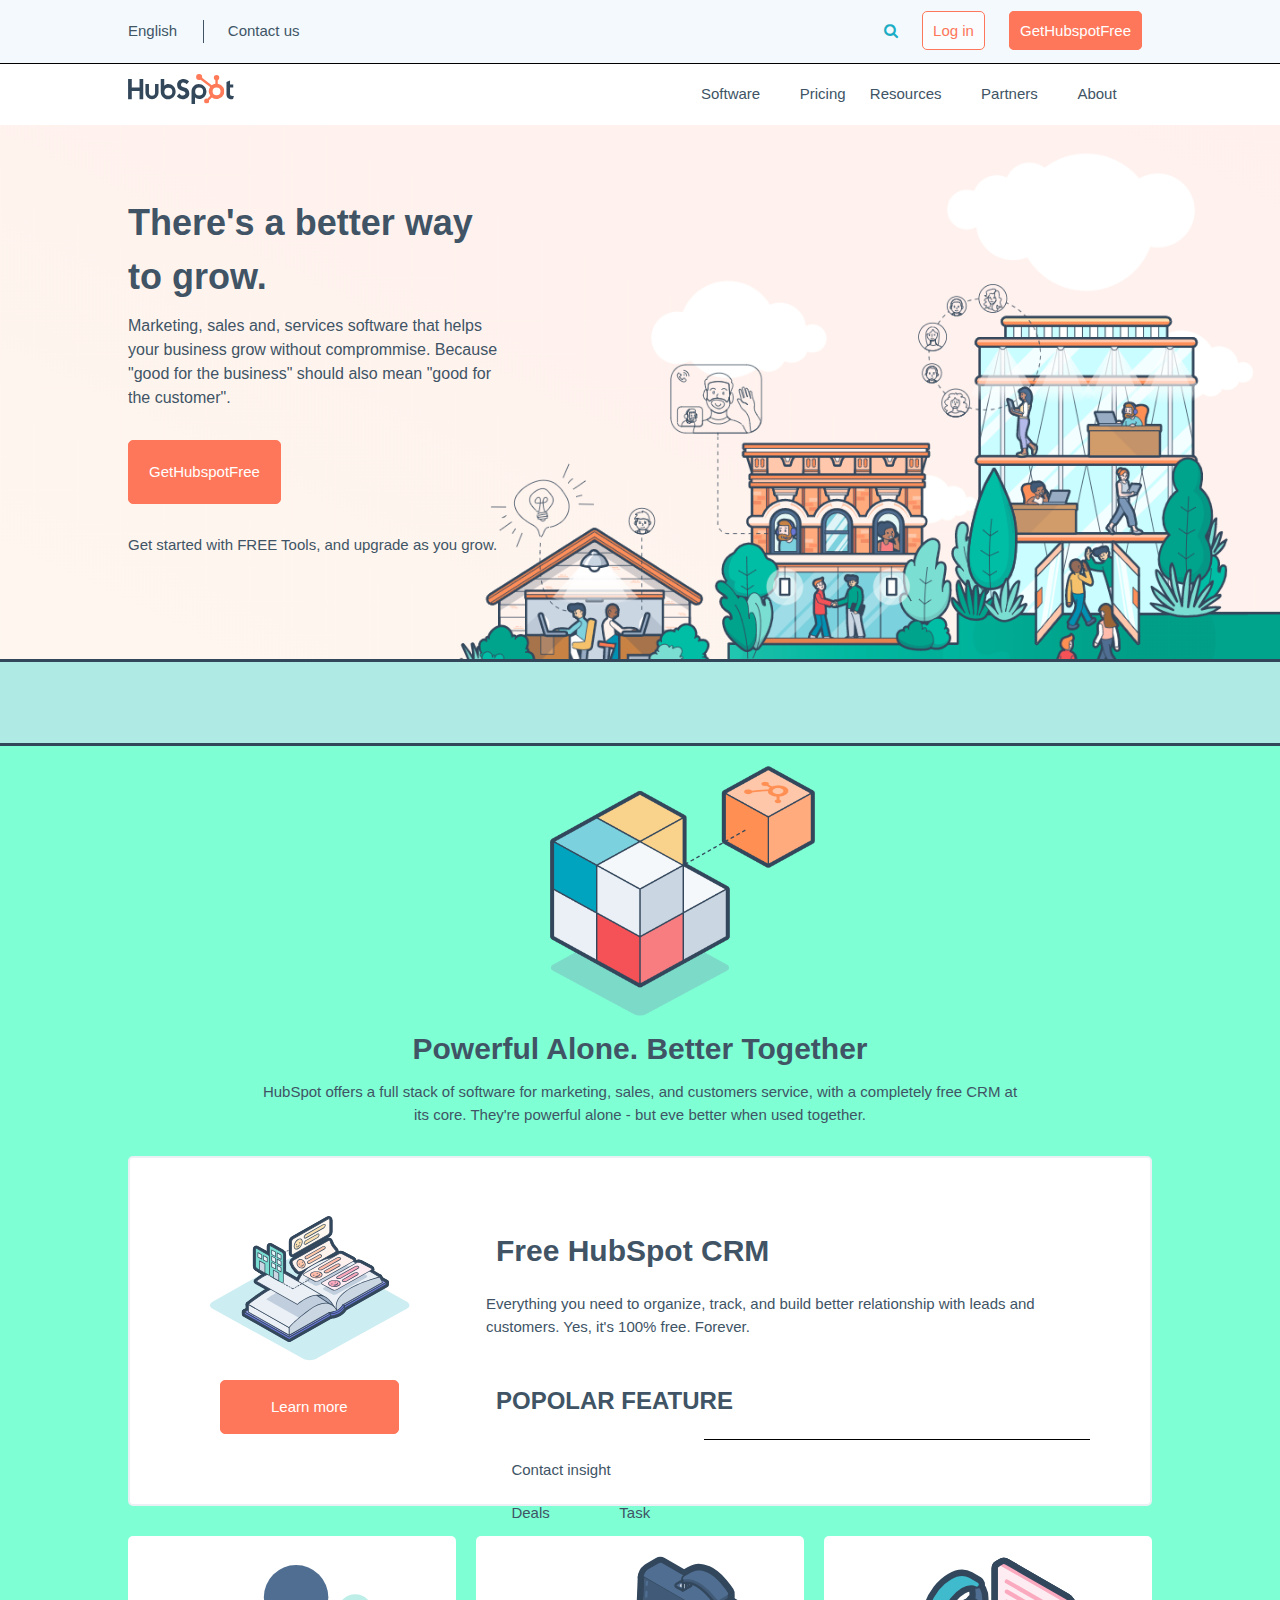
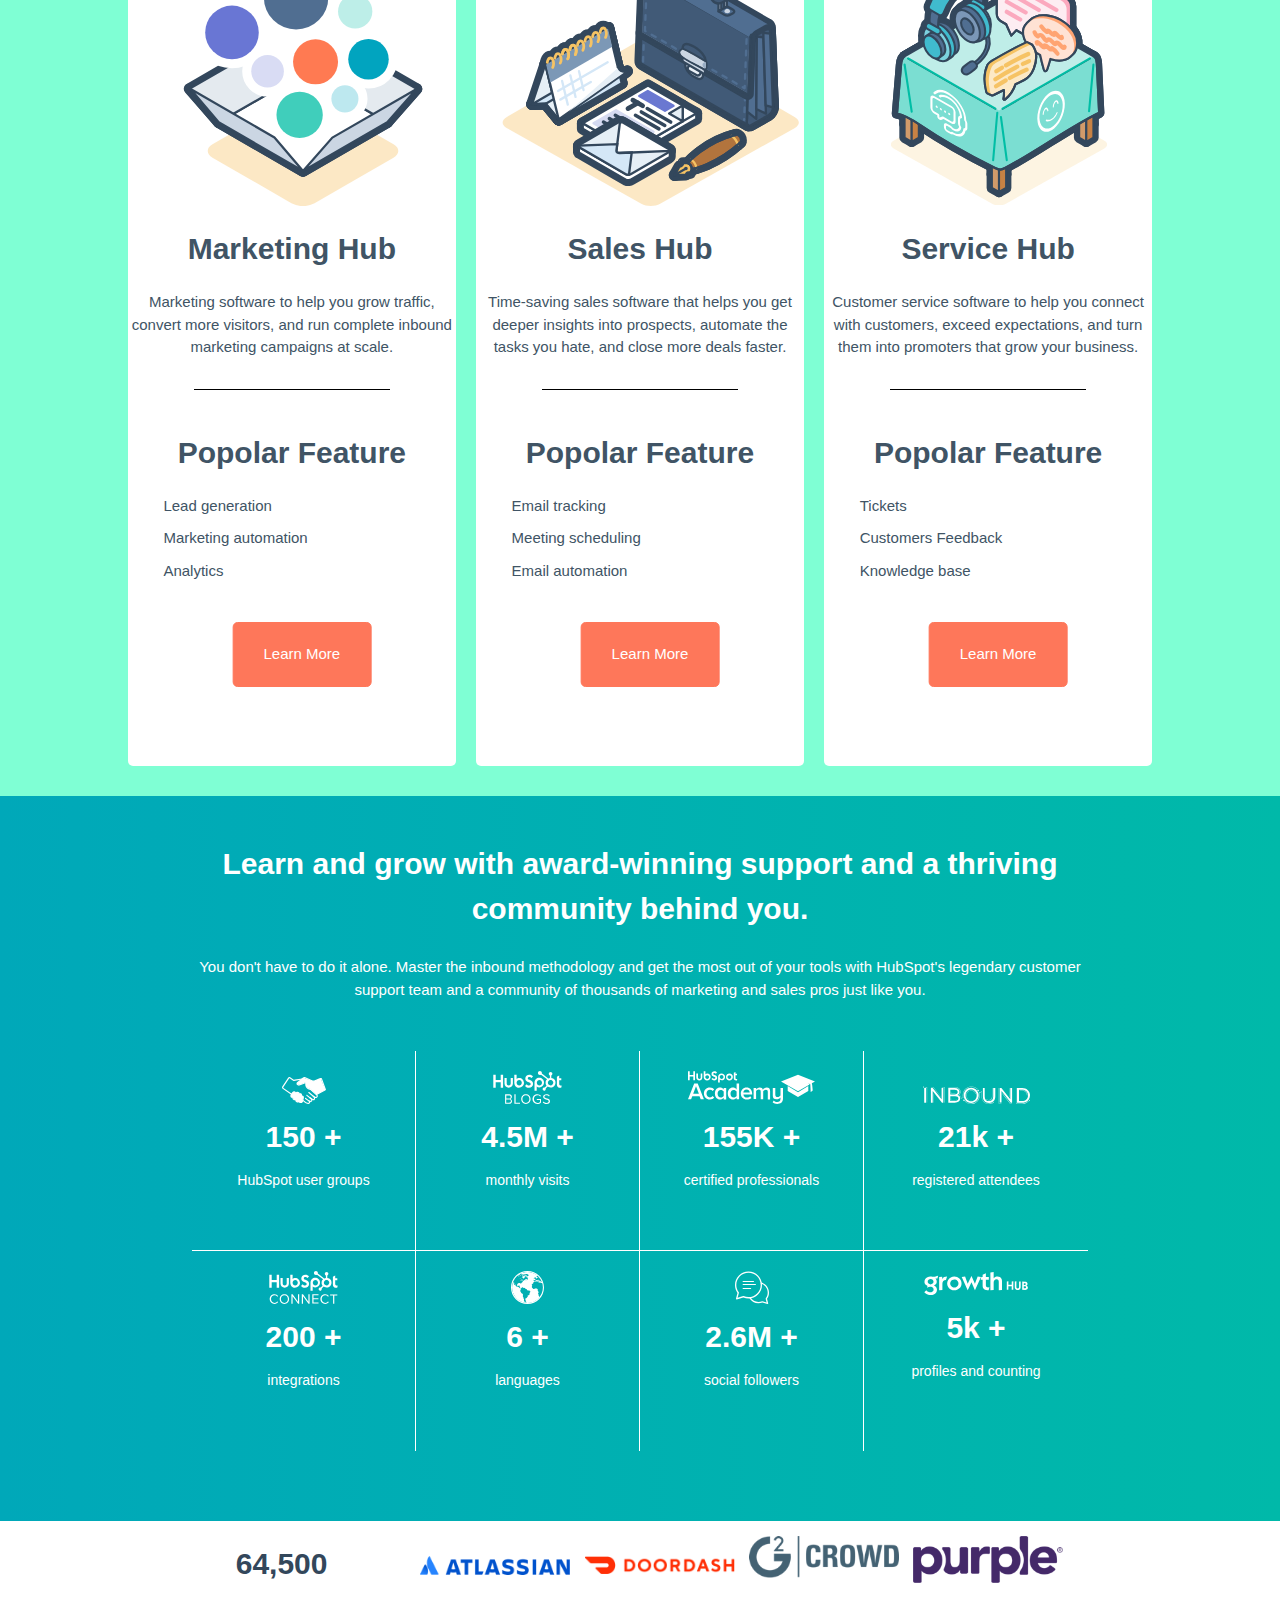
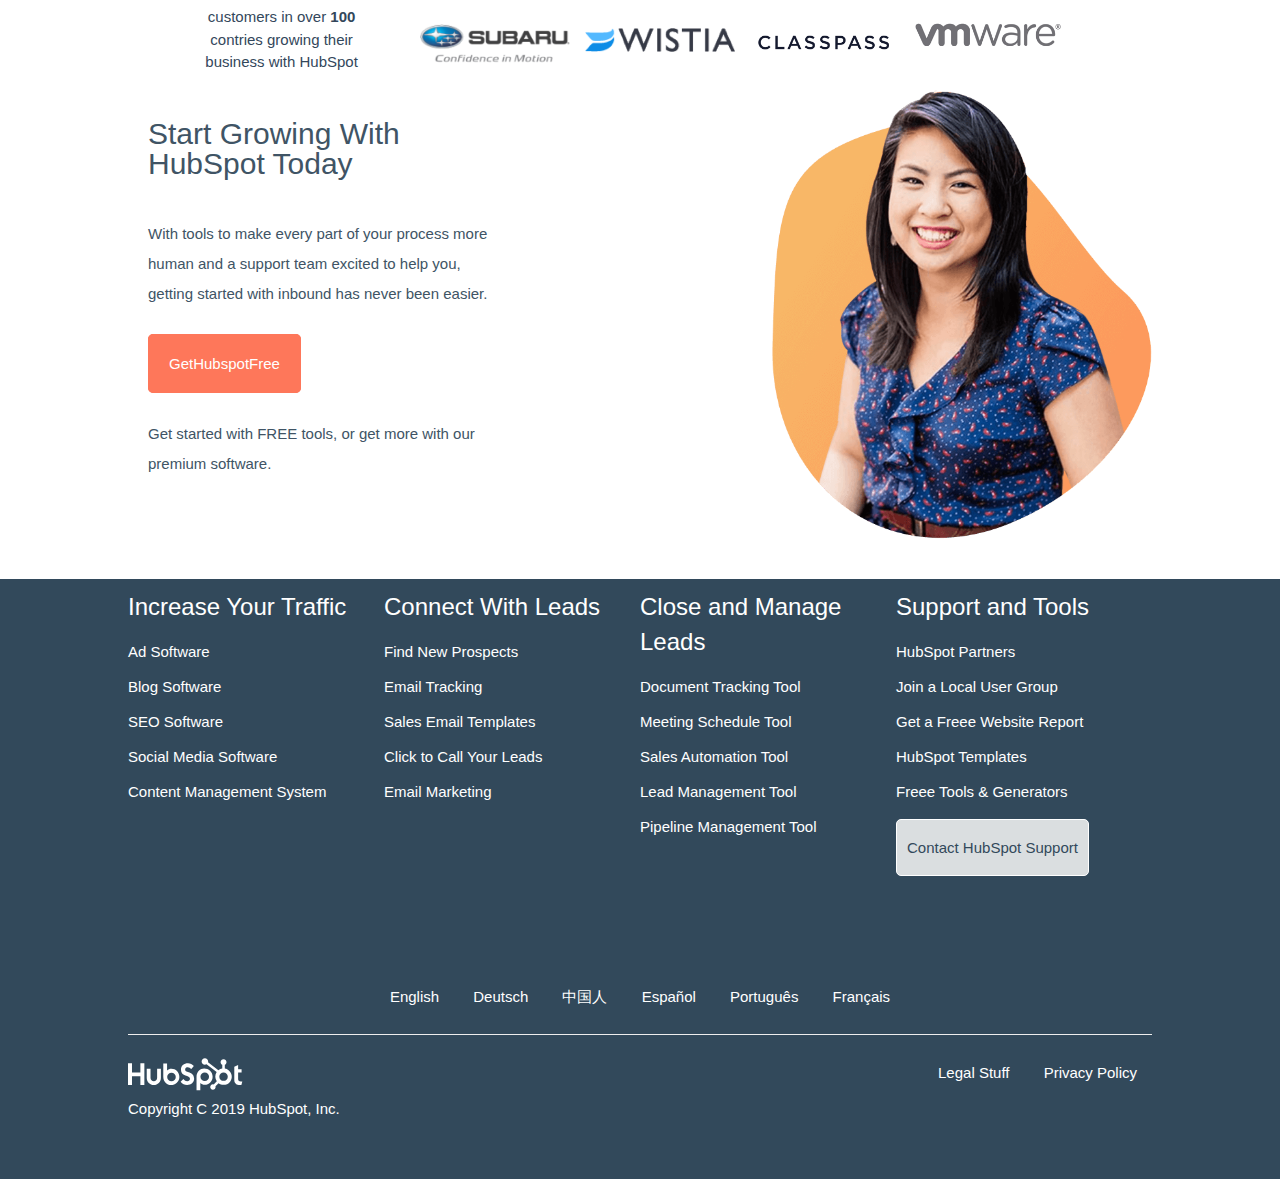
<file: index.html>
<!DOCTYPE html>
<html lang="en">

<head>
    <meta charset="UTF-8">
    <meta http-equiv="X-UA-Compatible" content="IE=edge">
    <meta name="viewport" content="width=device-width, initial-scale=1.0">
    <!-- css -->
    <link rel="stylesheet" href="./assets/css/style.css">
    <link rel="preconnect" href="https://fonts.gstatic.com">
    <!-- google adds -->
    <link rel="stylesheet" href="https://cdnjs.cloudflare.com/ajax/libs/font-awesome/5.15.3/css/all.min.css"
        integrity="sha512-iBBXm8fW90+nuLcSKlbmrPcLa0OT92xO1BIsZ+ywDWZCvqsWgccV3gFoRBv0z+8dLJgyAHIhR35VZc2oM/gI1w=="
        crossorigin="anonymous" />
    <link rel="preconnect" href="https://fonts.gstatic.com">
    <link href="https://fonts.googleapis.com/css2?family=Montserrat:ital,wght@0,400;0,600;0,800;1,200&display=swap"
        rel="stylesheet">
    <link rel="stylesheet" href="https://www.w3schools.com/w3css/4/w3.css">
    <link rel="stylesheet" href="https://cdnjs.cloudflare.com/ajax/libs/font-awesome/4.7.0/css/font-awesome.min.css">
    <title>Hubspot</title>

</head>

<body>
    <!-- navgiatore -->
    <div class="nav1 clearfix">
        <nav class="">
            <div class="nav_left">
                <ul>
                    <li><a href=""><i class="fas fa-globe-europe"></i> English
                            <i class="fas fa-chevron-down"></i></a></li>
                    <li><a href="#">Contact us</a></li>
                </ul>
            </div>
            <div class="nav_right">
                <a href=""><i class="fa fa-search"></i></a>
                <span class="btn"><a href=""> Log in</a></span>
                <span class="btn btn_solid">GetHubspotFree</span>
            </div>
    </div>
    <div class="nav2 clearfix">
        <nav class="">
            <div class="nav_logo">
                <img src="./assets/img/logo.svg" alt="">
            </div>
            <div class="nav2_right">
                <ul>
                    <li><a href=""> Software <i class="fas fa-chevron-down"></i> </a></li>
                    <li><a href="">Pricing</a></li>
                    <li><a href=""> Resources <i class="fas fa-chevron-down"></i></a></li>
                    <li><a href=""> Partners <i class="fas fa-chevron-down"></i></a></li>
                    <li><a href=""> About <i class="fas fa-chevron-down"></i></a></li>
                </ul>
            </div>
    </div>
    </nav>
    <!-- /navgiatore -->
    <header>
        <div class="intestazione">
            <img src="./assets/img/jumbotron.png" alt="">
        </div>
        <div class="title clearfix">
            <h1>There's a better way to grow.</h1>
            <p>Marketing, sales and, services software that helps your business grow without comprommise. Because
                "good for the business" should also mean "good for the customer".</p>
            <span class="btn btn_solid">GetHubspotFree</span>
            <span>Get started with FREE Tools, and upgrade as you grow.</span>
        </div>
        <div class="barra_blu"></div>
    </header>

    <!-- main -->
    <main>

        <!-- sezione cubo -->

        <div id="cubo">
            <img class="img_cubo clearfix" src="./assets/img/cube.webp" alt="">
            <!-- <div class="img_cubo"></div> -->
            <div class="title2">
                <h2>Powerful Alone. Better Together</h2>
                <span>HubSpot offers a full stack of software for marketing, sales, and customers service, with a
                    completely free CRM at its core. They're powerful alone - but eve better when used
                    together.</span>
            </div>
        </div>
        <!-- /sezione cubo -->
        <!-- sezione card -->
        <div class="card">
            <div class="libro">
                <img src="./assets/img/book.svg" alt="">
                <span class="btn btn_solid">Learn more</span>
            </div>
            <div class="prima_card">
                <h2 class="fw7">Free HubSpot CRM</h2>
                <span>Everything you need to organize, track, and build better relationship with leads and
                    customers. Yes, it's 100% free. Forever.</span>
                <h3 class="fw7">POPOLAR FEATURE</h3>

                <ul>
                    <li><a href=""><i class="fas fa-check-circle red"></i> Contact insight</a></li>
                    <li><a href=""><i class="fas fa-check-circle red"></i> Deals</a></li>
                    <li><a href=""><i class="fas fa-check-circle red"></i> Task</a></li>

                </ul>
                </h3>
            </div>
        </div>
        <div class="col3 clearfix">
            <div class="cards3">
                <img class="img_cubo" src="./assets/img/buble.svg" alt="">
                <h2 class="text_align fw7">Marketing Hub</h2>
                <p class="text_align">Marketing software to help you grow traffic, convert more visitors, and run
                    complete inbound
                    marketing campaigns at scale.
                </p>
                <div class="linea_or"></div>
                <h2 class="text_align fw7">Popolar Feature</h2>
                <span class="block"><i class="fas fa-check-circle red"></i> Lead generation</span>
                <span class="block"><i class="fas fa-check-circle red"></i> Marketing automation</span>
                <span class="block"><i class="fas fa-check-circle red"></i> Analytics</span>
                <span class="btn btn_solid "> <a href=""> Learn More</a></span>
            </div>
            <div class="cards3">
                <img class="img_cubo" src="./assets/img/office.svg" alt="">
                <h2 class="text_align fw7">Sales Hub</h2>
                <p class="text_align">Time-saving sales software that helps you get deeper insights into prospects,
                    automate the tasks you hate, and close more deals faster.
                </p>
                <div class="linea_or"></div>
                <h2 class="text_align fw7">Popolar Feature</h2>
                <span class="block"><i class="fas fa-check-circle red"></i> Email tracking</span>
                <span class="block"><i class="fas fa-check-circle red"></i> Meeting scheduling</span>
                <span class="block"><i class="fas fa-check-circle red"></i> Email automation</span>
                <span class="btn btn_solid "> <a href=""> Learn More</a></span>
            </div>
            <div class="cards3">
                <img class="img_cubo" src="./assets/img/table.svg" alt="">
                <h2 class="text_align fw7">Service Hub</h2>
                <p class="text_align">Customer service software to help you connect with customers, exceed
                    expectations, and turn them into promoters that grow your business.
                </p>
                <div class="linea_or"></div>
                <h2 class="text_align fw7">Popolar Feature</h2>
                <span class="block"><i class="fas fa-check-circle red"></i> Tickets</span>
                <span class="block"><i class="fas fa-check-circle red"></i> Customers Feedback</span>
                <span class="block"><i class="fas fa-check-circle red"></i> Knowledge base</span>
                <span class="btn btn_solid "> <a href=""> Learn More</a></span>
            </div>
        </div>
        <!-- /sezione card -->

        <!-- sezione info -->
        <div class="info_container">
            <div class="info_text">
                <h2 class="fw7">Learn and grow with award-winning support and a thriving community behind you.</h2>
                <p>You don't have to do it alone. Master the inbound methodology and get the most out of your tools
                    with HubSpot's legendary customer support team and a community of thousands of marketing and
                    sales pros just like you.</p>
            </div>
            <div class="info_content">
                <div class="card4 border_br">
                    <img src="./assets/img/hands.svg" alt="">
                    <h2>150 +</h2>
                    <span>HubSpot user groups</span>
                </div>
                <div class="card4 border_br">
                    <img src="./assets/img/blogs.svg" alt="">
                    <h2>4.5M +</h2>
                    <span>monthly visits</span>
                </div>
                <div class="card4 border_br">
                    <img src="./assets/img/academy.svg" alt="">
                    <h2>155K +</h2>
                    <span>certified professionals</span>
                </div>
                <div class="card4 border_b">
                    <img src="./assets/img/inbound.svg" alt="">
                    <h2>21k +</h2>
                    <span>registered attendees</span>
                </div>

            </div>
            <div class="info_content">
                <div class="card4 border_r">
                    <img src="./assets/img/connect.svg" alt="">
                    <h2>200 +</h2>
                    <span>integrations</span>
                </div>
                <div class="card4 border_r">
                    <img src="./assets/img/globe.svg" alt="">
                    <h2>6 +</h2>
                    <span>languages</span>
                </div>
                <div class="card4 border_r">
                    <img src="./assets/img/followers.svg" alt="">
                    <h2>2.6M +</h2>
                    <span>social followers</span>
                </div>
                <div class="card4">
                    <img src="./assets/img/growth.svg" alt="">
                    <h2>5k +</h2>
                    <span>profiles and counting</span>

                </div>
            </div>

        </div>
    </main>
    <!-- /sezione info -->
    <!-- partners -->
    <div class="partners">
        <div class="testo_partners">

            <h2 class="fw7">64,500</h2>
            <p>customers in over <strong>100</strong>
                contries growing their
                business with HubSpot
            </p>

        </div>
        <div class="logo_partners">
            <div class="atlasian"></div>
            <div class="doordash"></div>
            <div class="crowd"></div>
            <div class="purple"></div>
        </div>
        <div class="logo_partners">
            <div class="subaru"></div>
            <div class="wistia"></div>
            <div class="classpass"></div>
            <div class="vmware"></div>
        </div>
    </div>
    <!--/ partners -->
    <!-- contenuto finale -->
    <div class="contenuto_fin">
        <div class="con_fin_txt">
            <h2>Start Growing With HubSpot Today</h2>
            <p class="margin">With tools to make every part of your process more human and a support team excited to
                help you,
                getting started with inbound has never been easier.
            </p>
            <span class="btn btn_solid margin0"> <a href=""> GetHubspotFree</a></span>
            <p class="margin">Get started with FREE tools, or get more with our premium software.</p>
        </div>
        <div class="con_fin_img">
            <img src="./assets/img/woman.webp" alt="">
        </div>
    </div>
    <!-- contenuto finale -->
    <!-- /main -->

    <!-- footer -->
    <footer>
        <div class="foot_container clearfix">
            <div class="card4_footer">
                <ul>
                    <li>
                        <h3>Increase Your Traffic</h3>
                    </li>
                    <li><a href=""> Ad Software</a></li>
                    <li><a href=""> Blog Software</a></li>
                    <li><a href=""> SEO Software</a></li>
                    <li><a href=""> Social Media Software</a></li>
                    <li><a href=""> Content Management System</a></li>
                </ul>
            </div>
            <div class="card4_footer">
                <ul>
                    <li>
                        <h3>Connect With Leads</h3>
                    </li>
                    <li><a href="">Find New Prospects</a></li>
                    <li><a href=""> Email Tracking</a></li>
                    <li><a href=""> Sales Email Templates</a></li>
                    <li><a href=""> Click to Call Your Leads</a></li>
                    <li><a href=""> Email Marketing</a></li>
                </ul>
            </div>
            <div class="card4_footer">
                <ul>
                    <li>
                        <h3>Close and Manage Leads</h3>
                    </li>
                    <li><a href=""> Document Tracking Tool</a></li>
                    <li><a href=""> Meeting Schedule Tool</a></li>
                    <li><a href=""> Sales Automation Tool</a></li>
                    <li><a href=""> Lead Management Tool</a></li>
                    <li><a href=""> Pipeline Management Tool</a></li>
                </ul>
            </div>
            <div class="card4_footer">
                <ul>
                    <li>
                        <h3>Support and Tools</h3>
                    </li>
                    <li><a href="">HubSpot Partners</a></li>
                    <li><a href="">Join a Local User Group</a></li>
                    <li><a href=""> Get a Freee Website Report</a></li>
                    <li><a href=""> HubSpot Templates</a></li>
                    <li><a href="">Freee Tools & Generators</a></li>
                </ul>
                <span id="btn_ft" class=" btn btn_solid"><a href=""> Contact HubSpot Support</a></span>
                <div class="piccoli_loghi">
                    <span class="margin"> <a href=""><i class="fab fa-facebook-f"></i></a></span>
                    <span class="margin"> <a href=""><i class="fab fa-instagram"></i></a></span>
                    <span class="margin"> <a href=""><i class="fab fa-youtube"></i></a></span>
                    <span class="margin"> <a href=""><i class="fab fa-twitter"></i></a></span>
                    <i class="fab fa-invision"></i>
                </div>
            </div>
            <div class="lingue_ft text_align">
                <ul>
                    <li><a href=""> English</a></li>
                    <li><a href=""> Deutsch</a></li>
                    <li><a href=""> 中国人</a></li>
                    <li><a href="">Español </a></li>
                    <li><a href=""> Português</a></li>
                    <li><a href=""> Français</a></li>
                </ul>
            </div>
            <hr>
            <img src="./assets/img/logo-white.svg" alt="">
            <div class="policy">
                <ul>
                    <li><a href="">Legal Stuff</a></li>
                    <li><a href="">Privacy Policy</a></li>
                </ul>
            </div>
            <div>
                <span class="Copyright">Copyright C 2019 HubSpot, Inc.</span>
            </div>
        </div>
    </footer>

    <!-- /footer -->



</body>

</html>
</file>
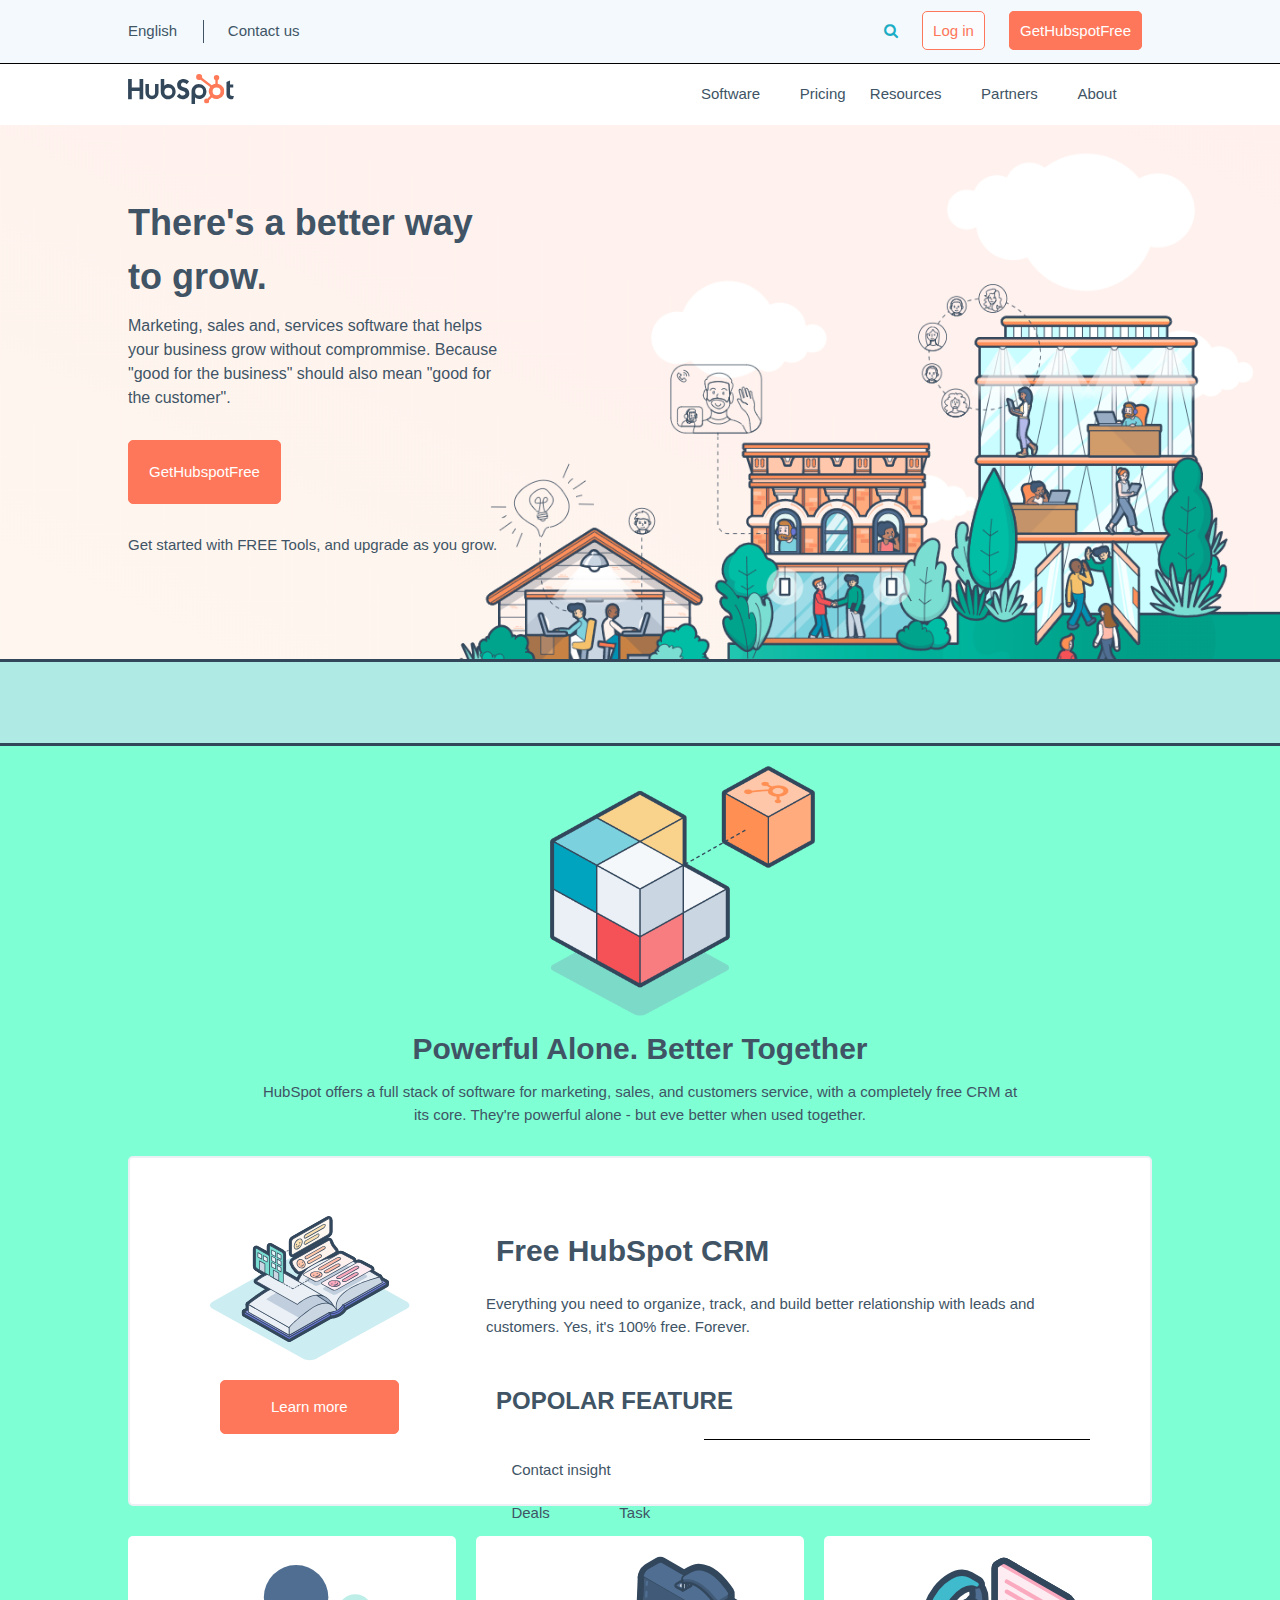
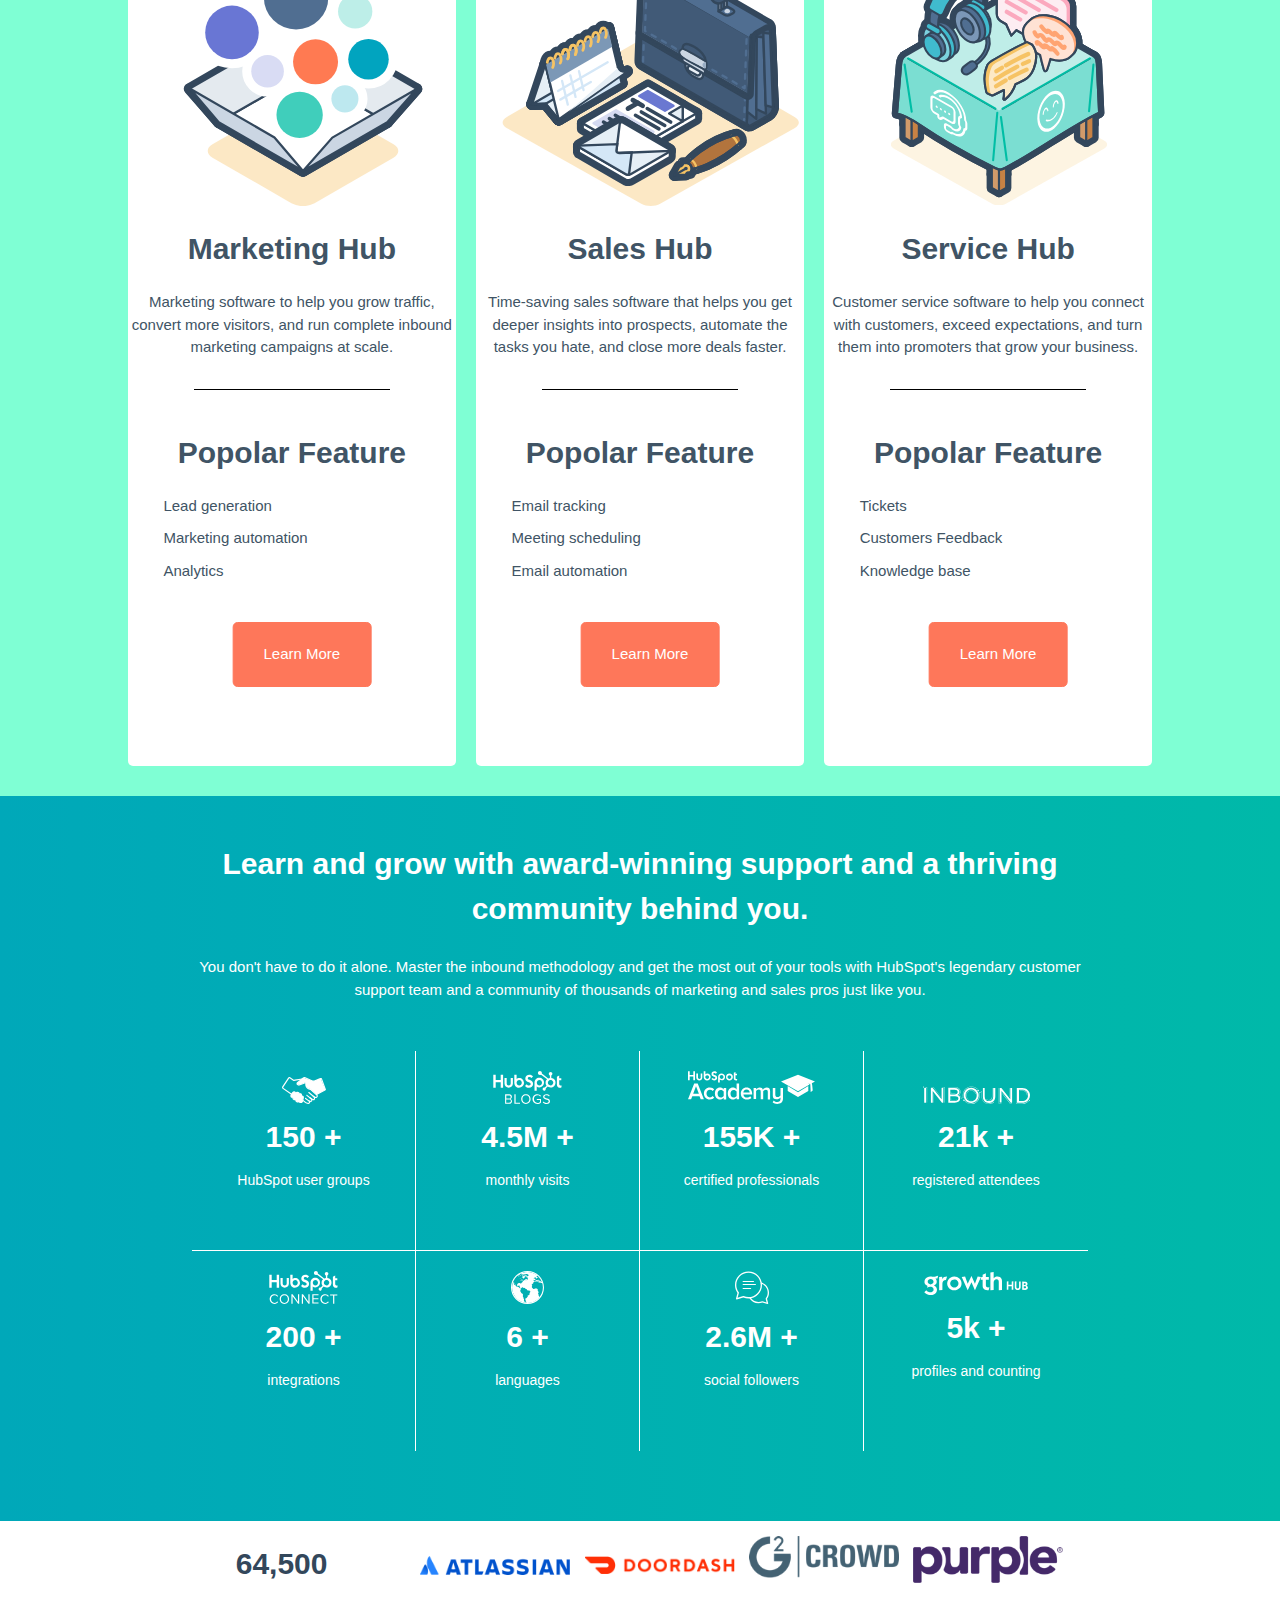
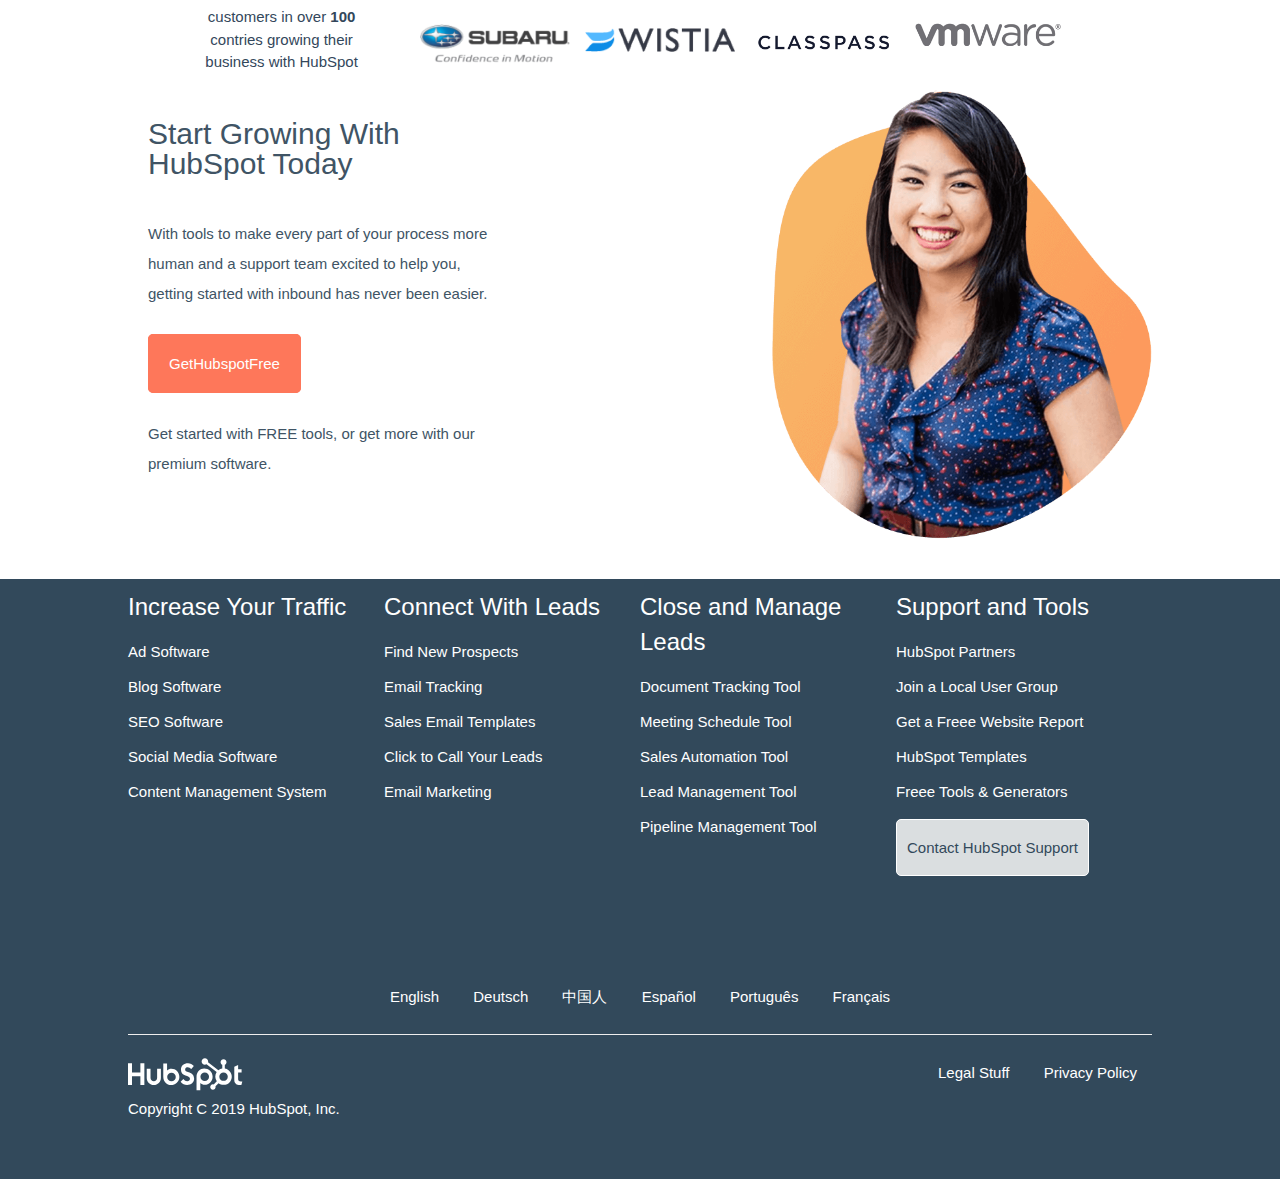
<file: bonus/index.html>
<!DOCTYPE html>
<html lang="en">

<head>
    <meta charset="UTF-8">
    <meta http-equiv="X-UA-Compatible" content="IE=edge">
    <meta name="viewport" content="width=device-width, initial-scale=1.0">
    <!-- css -->
    <link rel="stylesheet" href="./assets/css/style.css">
    <link rel="preconnect" href="https://fonts.gstatic.com">
    <!-- google adds -->
    <link rel="stylesheet" href="https://cdnjs.cloudflare.com/ajax/libs/font-awesome/5.15.3/css/all.min.css"
        integrity="sha512-iBBXm8fW90+nuLcSKlbmrPcLa0OT92xO1BIsZ+ywDWZCvqsWgccV3gFoRBv0z+8dLJgyAHIhR35VZc2oM/gI1w=="
        crossorigin="anonymous" />
    <link rel="preconnect" href="https://fonts.gstatic.com">
    <link href="https://fonts.googleapis.com/css2?family=Montserrat:ital,wght@0,400;0,600;0,800;1,200&display=swap"
        rel="stylesheet">
    <link rel="stylesheet" href="https://www.w3schools.com/w3css/4/w3.css">
    <link rel="stylesheet" href="https://cdnjs.cloudflare.com/ajax/libs/font-awesome/4.7.0/css/font-awesome.min.css">
    <title>Hubspot</title>

</head>

<body>
    <!-- navgiatore -->
    <div class="nav1 clearfix">
        <nav class="">
            <div class="nav_left">
                <ul>
                    <li><a href=""><i class="fas fa-globe-europe"></i> English
                            <i class="fas fa-chevron-down"></i></a></li>
                    <li><a href="#">Contact us</a></li>
                </ul>
            </div>
            <div class="nav_right">
                <a href=""><i class="fa fa-search"></i></a>
                <span class="btn"><a href=""> Log in</a></span>
                <span class="btn btn_solid">GetHubspotFree</span>
            </div>
    </div>
    <div class="nav2 clearfix">
        <nav class="">
            <div class="nav_logo">
                <img src="./assets/img/logo.svg" alt="">
            </div>
            <div class="nav2_right">
                <ul>
                    <!-- dropdown menu -->
                    <div class="dropdown">
                        <!-- software -->
                        <li><a href=""> Software <i class="fas fa-chevron-down"></i> </a></li>
                        <div class="dropdown-content clearfix">
                            <div class="dropdown_logo">
                                <img src="./assets/img/dropwdown_logo/free_hub_crm.jpg" alt="">
                            </div>
                            <div class="dropwdown_text line_he">
                                <span><strong><a href=""> Free HubSpot CRM</a></strong></span><br>
                                <span>All your contacts and companies, 100% free.</span>
                            </div>
                            <hr>

                            <div class="dropdown_logo">
                                <img src="./assets/img/dropwdown_logo/marketing.jpg" alt="">
                            </div>
                            <div class="dropwdown_text line_he">
                                <span><strong><a href=""> Marketing Hub</strong></a></span><br>
                                <span>Marketing software to increase traffic and lead. Free and premium plans.</span>
                            </div>

                            <div class="dropdown_logo">
                                <img src="./assets/img/dropwdown_logo/sales_hub.jpg" alt="">
                            </div>
                            <div class="dropwdown_text line_he margin_t">
                                <span><strong><a href=""> Sales Hub</strong></a></span><br>
                                <span>Sales software to closing more deals, faster. Free and premium plans.</span>
                            </div>

                            <div class="dropdown_logo margin0">
                                <img src="./assets/img/dropwdown_logo/service_hub.jpg" alt="">
                            </div>
                            <div class="dropwdown_text line_he margin_t">
                                <span><strong><a href=""> Service Hub</strong></a></span><br>
                                <span>Software for providing first-class customer service. Free and premium plans.
                                </span>
                            </div>

                            <div class="dropdown_logo">
                                <img src="./assets/img/dropwdown_logo/cms_hub.jpg" alt="">
                            </div>
                            <div class="dropwdown_text line_he margin_t">
                                <span><strong><a href=""> CMS Hub</a> <span class="new">NEW</span></strong></span><br>
                                <span>Software for providing first-class customer service. Free and premium plans.
                                </span>
                            </div>
                            <hr>

                            <div class="dropwdown_text line_he margin_t">
                                <span><strong><a href=""> App Marketplace</a></strong></span><br>
                                <span>Find HubSpot apps for the tools and software you use to run your business.
                                </span>
                            </div>
                        </div>
                    </div>
                    <!-- /software -->

                    <li><a href="">Pricing</a></li>
                    <!-- Resources -->
                    <div class="dropdown">
                        <li><a href=""> Resources <i class="fas fa-chevron-down"></i></a></li>

                        <div class="dropdown-content clearfix">
                            <div class="contenuto_largo">
                                <div class="drop3col">
                                    <h4 class="fw6"><a href="">Blog</a></h4>
                                    <span>Read Marketing, Sales, agency, and customer success blog content</span>
                                </div>
                                <div class="drop3col">
                                    <h4 class="fw6"><a href="">Customer stories</a></h4>
                                    <span>
                                        Hear from the business that use Hubspot to grow better every day
                                    </span>
                                </div>
                                <div class="drop3col">
                                    <h4 class="fw6"><a href="">Developers</a></h4>
                                    <span>Create apps and custom integrations for business using HubSpot</span>
                                </div>
                            </div>
                            <hr>
                            <div>
                                <div class="drop3col">
                                    <h4 class="fw6"><a href="">Ebooks, Guides & More</a></h4>
                                    <span>Get Access to HubSpot most popular marketing resources.</span>
                                </div>
                                <div class="drop3col">
                                    <h4 class="fw6"><a href="">Onboarding & Service</a></h4>
                                    <span>
                                        Find training and consulting services to help you thrive with HubSpot.
                                    </span>
                                </div>
                                <div class="drop3col">
                                    <h4 class="fw6"><a href="">Research and Reports</a></h4>
                                    <span>Get Up-to-date research and data on hot business trends.</span>
                                </div>
                            </div>
                            <hr>
                            <div>
                                <div class="drop3col">
                                    <h4 class="fw6"><a href="">Free courses & Certifications</a></h4>
                                    <span>Take courses on the latest business trends, tought by industry experts.</span>
                                </div>
                                <div class="drop3col">
                                    <h4 class="fw6"><a href="">What is Inbound?</a></h4>
                                    <span>
                                        Get a primer on how inbound helps your business grow better.
                                    </span>
                                </div>
                                <div class="drop3col">
                                    <h4 class="fw6"><a href="">Customer support</a></h4>
                                    <span>Get help if you have questions about using HubSpot software.</span>
                                </div>
                            </div>
                        </div>
                    </div>
                    <!--/ Resources -->

                    <!-- Partners -->
                    <div class="dropdown">
                        <li><a href=""> Partners <i class="fas fa-chevron-down"></i></a></li>
                        <div class="dropdown-content">
                            <div class="contenuto_medio">
                                <div class="drop2col">
                                    <h4 class="fw6"><a href="">Hire a Partner</a></h4>
                                    <span>Find a partner in our global community of service providers who can hel you
                                        grow.</span>
                                </div>
                                <div class="drop2col">
                                    <h4 class="fw6"><a href="">Partner with us</a></h4>
                                    <span>Find the right partner program to help your business grow.
                                        grow.
                                    </span>
                                </div>
                            </div>
                        </div>
                    </div>
                    <div class="dropdown">
                        <li><a href=""> About <i class="fas fa-chevron-down"></i></a></li>
                        <div class="dropdown-content clearfix">
                            <div class="contenut_medio">
                                <div class="drop3col float_left">
                                    <ul>

                                        <h4 class="fw6"><a>Company</a> </h4>

                                        <li><a href="">About us</a></li>
                                        <li><a href="">Contact Us</a></li>
                                        <li><a href="">Management Team</a> </li>
                                        <li><a href="">Board of Directors</a> </li>
                                        <li><a href="">Careers</a></li>
                                    </ul>
                                </div>
                                <div class="drop3col float_left">
                                    <ul>

                                        <h4 class="fw6"><a>News</a> </h4>

                                        <li><a href="">HubSpot News</a></li>
                                        <li><a href="">Press Resources</a></li>
                                        <li><a href="">Speakers</a> </li>
                                    </ul>
                                </div>
                                <div class="drop3col float_left">
                                    <ul>

                                        <h4 class="fw6"><a>Investors</a> </h4>
                                        <li><a href="">Investor Relations</a></li>
                                    </ul>
                                </div>
                            </div>
                        </div>
                    </div>
                </ul>
            </div>
    </div>
    </nav>
    <!-- /navgiatore -->
    <header>
        <div class="intestazione">
            <img src="./assets/img/jumbotron.png" alt="">
        </div>
        <div class="title clearfix">
            <h1>There's a better way to grow.</h1>
            <p>Marketing, sales and, services software that helps your business grow without comprommise. Because
                "good for the business" should also mean "good for the customer".</p>
            <span class="btn btn_solid">GetHubspotFree</span>
            <span>Get started with FREE Tools, and upgrade as you grow.</span>
        </div>
        <div class="barra_blu"></div>
    </header>

    <!-- main -->
    <main>

        <!-- sezione cubo -->

        <div id="cubo">
            <img class="img_cubo clearfix" src="./assets/img/cube.webp" alt="">
            <!-- <div class="img_cubo"></div> -->
            <div class="title2">
                <h2>Powerful Alone. Better Together</h2>
                <span>HubSpot offers a full stack of software for marketing, sales, and customers service, with a
                    completely free CRM at its core. They're powerful alone - but eve better when used
                    together.</span>
            </div>
        </div>
        <!-- /sezione cubo -->
        <!-- sezione card -->
        <div class="card">
            <div class="libro">
                <img src="./assets/img/book.svg" alt="">
                <span class="btn btn_solid">Learn more</span>
            </div>
            <div class="prima_card">
                <h2 class="fw7">Free HubSpot CRM</h2>
                <span>Everything you need to organize, track, and build better relationship with leads and
                    customers. Yes, it's 100% free. Forever.</span>
                <h3 class="fw7">POPOLAR FEATURE</h3>

                <ul>
                    <li><a href=""><i class="fas fa-check-circle red"></i> Contact insight</a></li>
                    <li><a href=""><i class="fas fa-check-circle red"></i> Deals</a></li>
                    <li><a href=""><i class="fas fa-check-circle red"></i> Task</a></li>

                </ul>
                </h3>
            </div>
        </div>
        <div class="col3 clearfix">
            <div class="cards3">
                <img class="img_cubo" src="./assets/img/buble.svg" alt="">
                <h2 class="text_align fw7">Marketing Hub</h2>
                <p class="text_align">Marketing software to help you grow traffic, convert more visitors, and run
                    complete inbound
                    marketing campaigns at scale.
                </p>
                <div class="linea_or"></div>
                <h2 class="text_align fw7">Popolar Feature</h2>
                <span class="block"><i class="fas fa-check-circle red"></i> Lead generation</span>
                <span class="block"><i class="fas fa-check-circle red"></i> Marketing automation</span>
                <span class="block"><i class="fas fa-check-circle red"></i> Analytics</span>
                <span class="btn btn_solid "> <a href=""> Learn More</a></span>
            </div>
            <div class="cards3">
                <img class="img_cubo" src="./assets/img/office.svg" alt="">
                <h2 class="text_align fw7">Sales Hub</h2>
                <p class="text_align">Time-saving sales software that helps you get deeper insights into prospects,
                    automate the tasks you hate, and close more deals faster.
                </p>
                <div class="linea_or"></div>
                <h2 class="text_align fw7">Popolar Feature</h2>
                <span class="block"><i class="fas fa-check-circle red"></i> Email tracking</span>
                <span class="block"><i class="fas fa-check-circle red"></i> Meeting scheduling</span>
                <span class="block"><i class="fas fa-check-circle red"></i> Email automation</span>
                <span class="btn btn_solid "> <a href=""> Learn More</a></span>
            </div>
            <div class="cards3">
                <img class="img_cubo" src="./assets/img/table.svg" alt="">
                <h2 class="text_align fw7">Service Hub</h2>
                <p class="text_align">Customer service software to help you connect with customers, exceed
                    expectations, and turn them into promoters that grow your business.
                </p>
                <div class="linea_or"></div>
                <h2 class="text_align fw7">Popolar Feature</h2>
                <span class="block"><i class="fas fa-check-circle red"></i> Tickets</span>
                <span class="block"><i class="fas fa-check-circle red"></i> Customers Feedback</span>
                <span class="block"><i class="fas fa-check-circle red"></i> Knowledge base</span>
                <span class="btn btn_solid "> <a href=""> Learn More</a></span>
            </div>
        </div>
        <!-- /sezione card -->

        <!-- sezione info -->
        <div class="info_container">
            <div class="info_text">
                <h2 class="fw7">Learn and grow with award-winning support and a thriving community behind you.</h2>
                <p>You don't have to do it alone. Master the inbound methodology and get the most out of your tools
                    with HubSpot's legendary customer support team and a community of thousands of marketing and
                    sales pros just like you.</p>
            </div>
            <div class="info_content">
                <div class="card4 border_br">
                    <img src="./assets/img/hands.svg" alt="">
                    <h2>150 +</h2>
                    <span>HubSpot user groups</span>
                </div>
                <div class="card4 border_br">
                    <img src="./assets/img/blogs.svg" alt="">
                    <h2>4.5M +</h2>
                    <span>monthly visits</span>
                </div>
                <div class="card4 border_br">
                    <img src="./assets/img/academy.svg" alt="">
                    <h2>155K +</h2>
                    <span>certified professionals</span>
                </div>
                <div class="card4 border_b">
                    <img src="./assets/img/inbound.svg" alt="">
                    <h2>21k +</h2>
                    <span>registered attendees</span>
                </div>

            </div>
            <div class="info_content">
                <div class="card4 border_r">
                    <img src="./assets/img/connect.svg" alt="">
                    <h2>200 +</h2>
                    <span>integrations</span>
                </div>
                <div class="card4 border_r">
                    <img src="./assets/img/globe.svg" alt="">
                    <h2>6 +</h2>
                    <span>languages</span>
                </div>
                <div class="card4 border_r">
                    <img src="./assets/img/followers.svg" alt="">
                    <h2>2.6M +</h2>
                    <span>social followers</span>
                </div>
                <div class="card4">
                    <img src="./assets/img/growth.svg" alt="">
                    <h2>5k +</h2>
                    <span>profiles and counting</span>

                </div>
            </div>

        </div>
    </main>
    <!-- /sezione info -->
    <!-- partners -->
    <div class="partners">
        <div class="testo_partners">

            <h2 class="fw7">64,500</h2>
            <p>customers in over <strong>100</strong>
                contries growing their
                business with HubSpot
            </p>

        </div>
        <div class="logo_partners">
            <div class="atlasian"></div>
            <div class="doordash"></div>
            <div class="crowd"></div>
            <div class="purple"></div>
        </div>
        <div class="logo_partners">
            <div class="subaru"></div>
            <div class="wistia"></div>
            <div class="classpass"></div>
            <div class="vmware"></div>
        </div>
    </div>
    <!--/ partners -->
    <!-- contenuto finale -->
    <div class="contenuto_fin">
        <div class="con_fin_txt">
            <h2>Start Growing With HubSpot Today</h2>
            <p class="margin">With tools to make every part of your process more human and a support team excited to
                help you,
                getting started with inbound has never been easier.
            </p>
            <span class="btn btn_solid margin0"> <a href=""> GetHubspotFree</a></span>
            <p class="margin">Get started with FREE tools, or get more with our premium software.</p>
        </div>
        <div class="con_fin_img">
            <img src="./assets/img/woman.webp" alt="">
        </div>
    </div>
    <!-- contenuto finale -->
    <!-- /main -->

    <!-- footer -->
    <footer>
        <div class="foot_container clearfix">
            <div class="card4_footer">
                <ul>
                    <li>
                        <h3>Increase Your Traffic</h3>
                    </li>
                    <li><a href=""> Ad Software</a></li>
                    <li><a href=""> Blog Software</a></li>
                    <li><a href=""> SEO Software</a></li>
                    <li><a href=""> Social Media Software</a></li>
                    <li><a href=""> Content Management System</a></li>
                </ul>
            </div>
            <div class="card4_footer">
                <ul>
                    <li>
                        <h3>Connect With Leads</h3>
                    </li>
                    <li><a href="">Find New Prospects</a></li>
                    <li><a href=""> Email Tracking</a></li>
                    <li><a href=""> Sales Email Templates</a></li>
                    <li><a href=""> Click to Call Your Leads</a></li>
                    <li><a href=""> Email Marketing</a></li>
                </ul>
            </div>
            <div class="card4_footer">
                <ul>
                    <li>
                        <h3>Close and Manage Leads</h3>
                    </li>
                    <li><a href=""> Document Tracking Tool</a></li>
                    <li><a href=""> Meeting Schedule Tool</a></li>
                    <li><a href=""> Sales Automation Tool</a></li>
                    <li><a href=""> Lead Management Tool</a></li>
                    <li><a href=""> Pipeline Management Tool</a></li>
                </ul>
            </div>
            <div class="card4_footer">
                <ul>
                    <li>
                        <h3>Support and Tools</h3>
                    </li>
                    <li><a href="">HubSpot Partners</a></li>
                    <li><a href="">Join a Local User Group</a></li>
                    <li><a href=""> Get a Freee Website Report</a></li>
                    <li><a href=""> HubSpot Templates</a></li>
                    <li><a href="">Freee Tools & Generators</a></li>
                </ul>
                <span id="btn_ft" class=" btn btn_solid"><a href=""> Contact HubSpot Support</a></span>
                <div class="piccoli_loghi">
                    <span class="margin"> <a href=""><i class="fab fa-facebook-f"></i></a></span>
                    <span class="margin"> <a href=""><i class="fab fa-instagram"></i></a></span>
                    <span class="margin"> <a href=""><i class="fab fa-youtube"></i></a></span>
                    <span class="margin"> <a href=""><i class="fab fa-twitter"></i></a></span>
                    <i class="fab fa-invision"></i>
                </div>
            </div>
            <div class="lingue_ft text_align">
                <ul>
                    <li><a href=""> English</a></li>
                    <li><a href=""> Deutsch</a></li>
                    <li><a href=""> 中国人</a></li>
                    <li><a href="">Español </a></li>
                    <li><a href=""> Português</a></li>
                    <li><a href=""> Français</a></li>
                </ul>
            </div>
            <hr>
            <img src="./assets/img/logo-white.svg" alt="">
            <div class="policy">
                <ul>
                    <li><a href="">Legal Stuff</a></li>
                    <li><a href="">Privacy Policy</a></li>
                </ul>
            </div>
            <div>
                <span class="Copyright">Copyright C 2019 HubSpot, Inc.</span>
            </div>
        </div>
    </footer>

    <!-- /footer -->



</body>

</html>
</file>
<file: assets/css/style.css>
*{
    box-sizing: border-box;
    margin:0;
    padding:0;
    /*  */
}

.clearfix::after{
    content:'';
    display: table;
    clear:both;
}

body{
    color: #405465;
/*     background-color: aquamarine; */
    font-family: 'Montserrat', sans-serif;
}

/* utility  ////////////////////////////////////////////////// */
.fw7{
    font-weight: 700;
    padding:10px;
}

.block{
    display: block;
}

.text_align{
    text-align: center;
}

.red{
    color:red;
}

.testogrosso{
    font-weight: 600;
}

.linea_or{
    content:'';
    width:60%;
    height:1px;
    background-color: black;
    margin:30px auto ;
}

ul li{
    list-style: none;
}

/* navigator  //////////////////////////////////////////////////*/

.nav1{  
    width:100%;
    margin:auto; 
    padding:20px 0 20px 0;
    background-color:#F4F9FD;
    border-bottom: 1px solid black;
}

.nav1 ul li{
    list-style-type:none;
    display: inline-block;
}
.nav2 ul li{
    list-style-type:none;
    display: inline-block;
}

.nav2 ul{
    display: inline-block;
}

.nav1 ul li:nth-child(2){
    margin-left:20px;
}

.nav1 ul li:nth-child(1){
    border-right: 1px solid;
    padding-right: 10px;
}

.nav2{
    height:60px;
    line-height: 100%;
    background-color: #FFFFFF;
    padding:10px 0 0 0;
    color: #405465;
}

.nav_logo{
    display: inline-block;
    width:25%;
    vertical-align: middle;
}

nav{
    margin:auto;
    width:80%;
}

.nav_left{
    float:left;
}

.nav_left a{
    text-decoration: none;
    color:#405566;
}


.nav_right{
    text-align: right;
}
.nav2_right{
    width:75%;
    text-align: right;
    float:right;
    line-height: 40px;
}
.nav2_right ul li{
    margin-right: 20px;
}

.btn{
    border:1px solid #FE775A;
    padding:10px;
    border-radius:5px ;
    background: transparent;
    background-color: #FAFCFE;
    color:#FE775A;
    margin:10px;
}

.btn:hover{
    background-color: #FE775A;
    color:white;
}

.btn_solid{
    background-color: #FE775A;
    color:white;
}

.btn_solid:hover{
    background-color: white;
    color:#FE775A;

}

.fa, .fa-search{
    margin-right: 10px;
    color: #1BADC4;
}

a{
    text-decoration: none;
}

/* /navigator ////////////////////////////////////////////////// */

/* header ////////////////////////////////////////////////// */

header{
    margin:auto;
    /* width:80%; */
    width:100%;
    background-color: beige;
    position:relative;
}

main{
    width:100%;
   /*  height:500px; */
    background-color:aquamarine;
    position:relative;
}

.intestazione{
    margin: auto;
    position: relative;
}

.intestazione>img{
    width:100%;
}

.title{
    font-weight: 500;
    width:30%;
    margin:auto;
    position:absolute;
    left:10%;
    top:10%;
}

.title h1{
    font-weight: 800;
}

.title p{
    font-size:16px;
}

.title span{
    padding:20px;
    float:left;
    margin:30px 0 0 0;
}

.title :nth-child(4){
    padding:0;
}

.barra_blu{
    height: 87px;
    width:100%;
    background-color:#AFEBE4;
    position: absolute;
    bottom:0;
    left:0;
    border-top: 3px solid #33475B;
    border-bottom: 3px solid #33475B;

}
/* /header /////////////////////////////////////////////////// */


/* main  /////////////////////////////////////////////////*/

#cubo{
    width:60%;
    height:100%;
    margin:auto;
   /*  background-color: green; */
    position:relative;
}

#cubo > .img_cubo{
    margin:auto;
    display: block;

}

.img_cubo{
    width:350px;
    height:270px; 
    padding-top: 20px;
}

.title2{
    margin:0;
    text-align: center;
}

.title2 h2{
    font-weight: 600;
}

.title2 span{
    
}

/* card ////////////////////////////////////// */

.card{  
    border:2px solid #EAF0F4;
    box-shadow: 2px;
    border-radius: 5px;
    margin:30px auto;
    width:80%;
    height:350px;
    background-color: white;
    position:relative;
}

.libro{
    width:30%;
   /*  height:100%; */
    float:left;
    padding:30px 0 30px 80px;
}

.libro img{
    width:200px;
    height:200px;
}

.libro span{
    padding:15px 50px;
    position:absolute;
    left:80px;
    bottom:60px;
    
}

.prima_card{
    width:70%;
    height:100%;
    float:left;
    padding:50px 50px 30px 50px;
    position:relative;    
}




.prima_card h3{
    padding-top: 35px;
}

.prima_card ul li{
    list-style-type: none;
    text-decoration: none;
    display: inline-block;
    padding: 20px 40px 0 0;
}

.prima_card ul li i{
    margin:10px 10px 10px 0;
    
}



.prima_card h3::after{
    margin-top: 20px;
    margin-left: 30px;
    content:'';
    width:65%;
    height:1px;
    background-color: black;
    float:right;
}   


.col3{
    width:80%;
    margin:auto;
}

.cards3{
    float: left;
    /* margin:0 60px 20px 0; */
    width: 32%;
    height: 830px;
    background-color:white;
    display: inline-block;
    border-radius: 5px;
    position:relative;
}

.cards3:nth-child(2){
    margin:0 2%;
}
.col3 .cards3:last-child{
    margin-right: 0;
    padding-right: 0;
}

.cards3 span{
    padding-left: 20px;
    padding-bottom: 10px;
}

.cards3 span:last-child{
    position: absolute;
    left:50%;
    transform: translate(-50%);
    padding:20px 30px;
    margin-top: 30px;   
}

/* info section /////////////////////////// */

.info_container{
    margin-top:30px;
    width:100%;
    height:725px;
    color:white;
    background: linear-gradient(90deg, #00A8B9 0%, #00B9A9 100%);
}

.info_text{
    width:70%;
    margin:auto;
    text-align: center;
    padding:20px 0 50px 0;
}

.info_text h2{
    padding:15px;
}

.info_content{
    width: 70%;
    height:200px;
    margin:auto;
}
 
.card4{
    text-align: center;
    float:left;
    display: inline-block;
    width: calc(100% / 4);
    height:100%;
    position:relative;
    padding:20px;
}

.card4 h2{
    font-weight: 800;
}

.card4 span{
    font-size: 14px;
}

.border_br{
    border-top: none;
    border-left: none;
    border-right: 1px solid white;
    border-bottom: 1px solid white;;
}

.border_r{
    border-right: 1px solid white;
}

.border_b{
    border-bottom:1px solid white;
}


/* partners section  /////////////////////////*/

.partners{
    width:70%;
    margin:auto;   
}

.testo_partners{
    color:#33475B;
    width:20%;
    text-align: center;   
    float:left;
    
}

.logo_partners{
    text-align: right;
    padding:10px 20px 0 0;
}


 /* /////////////////// PARTNERS ///////////////////// */

 /* /////////////// PRIMA RIGA ////////////////////// */

.atlasian{
    background-image: url(../img/atlasian.webp);
    margin:5px;
    display: inline-block;
    width:150px;
    height:30px;
    background-size: 150px;
    background-repeat: no-repeat;
}

.doordash{
    background-image: url(../img/doordash.webp);
    margin:5px;
    display: inline-block;
    width: 150px;
    height:30px;
    background-size: 150px;
    background-repeat: no-repeat;
}
.crowd{
    background-image: url(../img/g2crowd.webp);
    margin:5px;
    display: inline-block;
    width: 150px;
    height:50px;
    background-size: 150px;
    background-repeat: no-repeat;
}
.purple{
    background-image: url(../img/purple.webp);
    margin:5px;
    display: inline-block;
    width: 150px;
    height:50px;
    background-size: 150px;
    background-repeat: no-repeat;
}
 /* ///////////////   /PRIMA RIGA ////////////////////// */

 /* /////////////// SECONDA RIGA ////////////////////// */

/* .logo_partners div{
    margin:5px;
    display: inline-block;
    width: 150px;
    height:50px;
    background-size: 150px;
    background-repeat: no-repeat;
} */

.subaru{
    background-image: url(../img/subaru.webp);
    margin:5px;
    display: inline-block;
    width: 150px;
    height:50px;
    background-size: 150px;
    background-repeat: no-repeat;
}
.wistia{
    background-image: url(../img/wistia.webp);
    margin:5px;
    display: inline-block;
    width: 150px;
    height:40px;
    background-size: 150px;
    background-repeat: no-repeat;
}
.classpass{
    background-image: url(../img//classpass.webp);
    margin:5px;
    display: inline-block;
    width: 150px;
    height:55px;
    background-size: 150px;
    background-repeat: no-repeat;
}
.vmware{
    background-image: url(../img/vmware.webp);
    margin:5px;
    display: inline-block;
    width: 150px;
    height:50px;
    background-size: 150px;
    background-repeat: no-repeat;
}

 /* ///////////////    /SECONDA RIGA ////////////////////// */
 /* ///////////////////    /PARTNERS ///////////////////// */

 /* \\\\\\\\\\\\\\\\\\ contenuto finale \\\\\\\\\\\\\\\\\ */


    /* sinistra */
 .contenuto_fin{
    width:80%;
    height: 450px;
    margin: 10px auto;
    position:relative;
 }

 .con_fin_txt{
    padding:20px;
    width:40%;
    height: 100%;
    text-align: left;
    float:left;
    line-height: 2rem;

 }
 
.con_fin_img{
   width:60%;
   height:100%;
   float:left;
}
.con_fin_txt span{
    padding:20px;
}

.margin{
    margin:40px 0 40px 0;
}

.margin0{
    margin:0;
}

    /* /sinistra */

    /* destra */
.con_fin_img img{
    text-align: right;
    float:right;
    height:100%;
    background-size: contain;
    background-repeat: no-repeat;
}

    /* /destra */

/* \\\\\\\\\\\\\\\\\\ FOOTER \\\\\\\\\\\\\\\\\\\\\\\\ */

footer{
    background-color: #32495B;
    width:100%;
    height: 600px;
    margin-top: 40px;
    color:white;
    line-height: 35px;
}

footer ul li{
    list-style: none;
    text-align: left;;

}
 
.foot_container{
    width:80%;
    height:400px;
    margin:auto;
}

#btn_ft{
    margin:10px;
    background-color: #DADEE0;
    color:#32495B;
    float:left;
    margin-left: 0;
    position:absolute;
    left:0;
    border:1px solid white;
}

.piccoli_loghi{
    width:100%;
    height:50px;
    text-align: left;
    position:absolute;
    left:0;
    bottom:10%;
}

.margin{
    margin-right: 25px;
}

.card4_footer{
    text-align: center;
    float:left;
    display: inline-block;
    width: calc(100% / 4);
    height:100%;
    position:relative;
    padding-top: 20px 0;
    border-bottom: 1px soldi white;
}


.lingue_ft ul li{
    margin: 0 15px;
    list-style: none;
    display: inline-block;
}

.policy ul li{
    list-style: none;
    display: inline-block;
    margin:0 15px;
    line-height:10px;
    text-align: right;
}

.policy{
    display: inline-block;
    float:right;
}

.copyright{
    display: block;
}
/* \\\\\\\\\\\\\\\\\\    /FOOTER \\\\\\\\\\\\\\\\\\\\\\\\ */

&nbsp;&nbsp;&nbsp;
</file>
<file: bonus/assets/css/style.css>
*{
    box-sizing: border-box;
    margin:0;
    padding:0;
    /*  */
}

.clearfix::after{
    content:'';
    display: table;
    clear:both;
}

body{
    color: #405465;
/*     background-color: aquamarine; */
    font-family: 'Montserrat', sans-serif;
}

/* utility  ////////////////////////////////////////////////// */
.fw7{
    font-weight: 700;
    padding:10px;
}

.fw6{
    font-weight: 600;
}

.block{
    display: block;
}

.text_align{
    text-align: center;
}

.red{
    color:red;
}

.testogrosso{
    font-weight: 600;
}

.linea_or{
    content:'';
    width:60%;
    height:1px;
    background-color: black;
    margin:30px auto ;
}

.float_left{
    float:left;
}

ul li{
    list-style: none;
}

.line_he{
    line-height: 20px;
}

.dropdown {
    position: relative;
    display: inline-block;
}
  
.dropdown-content {
    display: none;
    position: absolute;
    top:40px;
    right:0;
    background-color: #f9f9f9;
    min-width:480px;
    box-shadow: 0px 8px 16px 0px rgba(0,0,0,0.2);
    padding: 12px 16px;
    z-index: 1;
    text-align: left;
    font-size: 12px;
}
/* \\\\\\\\\\\\\\\\\\\\\\ dimensione contenuto dropdown menu\\\\\\\\\\\\\\\\\ */
.contenuto_largo{
    width:900px;
}

.contenuto_medio{
    width:650px;
}

/* \\\\\\\\\\\\\\\\\\\\\\ dimensione contenuto dropdown menu\\\\\\\\\\\\\\\\\ */
  
.dropdown:hover .dropdown-content {
    display: block;
}

.dropdown_logo, .dropdown_text{
      display: inline-block;
      float:left;
}

.dropdown_text{
    width:700px;
}
.dropdown_logo img{
    width:45px;
    height: 45px;
    margin-top: 7px;
}

.margin0{
    margin-left: 0;
}

.margin_t{
    margin-top: 10px;
}

.new{
    background-color: #00B9A9;
    color:white;
    border-radius: 5px;
    padding:5px;
    margin-left: 10px;
}

.drop3col{
    font-size: 12px;
    width: calc(100% / 3 - 1%);
    display: inline-block;  
    line-height: 20px;
    padding-right: 10px;
}

.drop2col{
    font-size: 12px;
    width: calc(100% / 2 - 2%);
    display: inline-block;  
    line-height: 20px;
    padding-right: 10px;
}


/* navigator  //////////////////////////////////////////////////*/

.nav1{  
    width:100%;
    margin:auto; 
    padding:20px 0 20px 0;
    background-color:#F4F9FD;
    border-bottom: 1px solid black;
}

.nav1 ul li{
    list-style-type:none;
    display: inline-block;
}
.nav2 ul li{
    list-style-type:none;
    display: inline-block;
}

.nav2 ul{
    display: inline-block;
}

.nav1 ul li:nth-child(2){
    margin-left:20px;
}

.nav1 ul li:nth-child(1){
    border-right: 1px solid;
    padding-right: 10px;
}

.nav2{
    height:60px;
    line-height: 100%;
    background-color: #FFFFFF;
    padding:10px 0 0 0;
    color: #405465;
}

.nav_logo{
    display: inline-block;
    width:25%;
    vertical-align: middle;
}

nav{
    margin:auto;
    width:80%;
}

.nav_left{
    float:left;
}

.nav_left a{
    text-decoration: none;
    color:#405566;
}


.nav_right{
    text-align: right;
}
.nav2_right{
    width:75%;
    text-align: right;
    float:right;
    line-height: 40px;
}
.nav2_right ul li{
    margin-right: 20px;
}

.btn{
    border:1px solid #FE775A;
    padding:10px;
    border-radius:5px ;
    background: transparent;
    background-color: #FAFCFE;
    color:#FE775A;
    margin:10px;
}

.btn:hover{
    background-color: #FE775A;
    color:white;
}

.btn_solid{
    background-color: #FE775A;
    color:white;
}

.btn_solid:hover{
    background-color: white;
    color:#FE775A;

}

.fa, .fa-search{
    margin-right: 10px;
    color: #1BADC4;
}

a{
    text-decoration: none;
}

/* /navigator ////////////////////////////////////////////////// */

/* header ////////////////////////////////////////////////// */

header{
    margin:auto;
    /* width:80%; */
    width:100%;
    background-color: beige;
    position:relative;
}

main{
    width:100%;
   /*  height:500px; */
    background-color:aquamarine;
    position:relative;
}

.intestazione{
    margin: auto;
    position: relative;
}

.intestazione>img{
    width:100%;
}

.title{
    font-weight: 500;
    width:30%;
    margin:auto;
    position:absolute;
    left:10%;
    top:10%;
}

.title h1{
    font-weight: 800;
}

.title p{
    font-size:16px;
}

.title span{
    padding:20px;
    float:left;
    margin:30px 0 0 0;
}

.title :nth-child(4){
    padding:0;
}

.barra_blu{
    height: 87px;
    width:100%;
    background-color:#AFEBE4;
    position: absolute;
    bottom:0;
    left:0;
    border-top: 3px solid #33475B;
    border-bottom: 3px solid #33475B;

}
/* /header /////////////////////////////////////////////////// */


/* main  /////////////////////////////////////////////////*/

#cubo{
    width:60%;
    height:100%;
    margin:auto;
   /*  background-color: green; */
    position:relative;
}

#cubo > .img_cubo{
    margin:auto;
    display: block;

}

.img_cubo{
    width:350px;
    height:270px; 
    padding-top: 20px;
}

.title2{
    margin:0;
    text-align: center;
}

.title2 h2{
    font-weight: 600;
}

.title2 span{
    
}

/* card ////////////////////////////////////// */

.card{  
    border:2px solid #EAF0F4;
    box-shadow: 2px;
    border-radius: 5px;
    margin:30px auto;
    width:80%;
    height:350px;
    background-color: white;
    position:relative;
}

.libro{
    width:30%;
   /*  height:100%; */
    float:left;
    padding:30px 0 30px 80px;
}

.libro img{
    width:200px;
    height:200px;
}

.libro span{
    padding:15px 50px;
    position:absolute;
    left:80px;
    bottom:60px;
    
}

.prima_card{
    width:70%;
    height:100%;
    float:left;
    padding:50px 50px 30px 50px;
    position:relative;    
}




.prima_card h3{
    padding-top: 35px;
}

.prima_card ul li{
    list-style-type: none;
    text-decoration: none;
    display: inline-block;
    padding: 20px 40px 0 0;
}

.prima_card ul li i{
    margin:10px 10px 10px 0;
    
}



.prima_card h3::after{
    margin-top: 20px;
    margin-left: 30px;
    content:'';
    width:65%;
    height:1px;
    background-color: black;
    float:right;
}   


.col3{
    width:80%;
    margin:auto;
}

.cards3{
    float: left;
    /* margin:0 60px 20px 0; */
    width: 32%;
    height: 830px;
    background-color:white;
    display: inline-block;
    border-radius: 5px;
    position:relative;
}

.cards3:nth-child(2){
    margin:0 2%;
}
.col3 .cards3:last-child{
    margin-right: 0;
    padding-right: 0;
}

.cards3 span{
    padding-left: 20px;
    padding-bottom: 10px;
}

.cards3 span:last-child{
    position: absolute;
    left:50%;
    transform: translate(-50%);
    padding:20px 30px;
    margin-top: 30px;   
}

/* info section /////////////////////////// */

.info_container{
    margin-top:30px;
    width:100%;
    height:725px;
    color:white;
    background: linear-gradient(90deg, #00A8B9 0%, #00B9A9 100%);
}

.info_text{
    width:70%;
    margin:auto;
    text-align: center;
    padding:20px 0 50px 0;
}

.info_text h2{
    padding:15px;
}

.info_content{
    width: 70%;
    height:200px;
    margin:auto;
}
 
.card4{
    text-align: center;
    float:left;
    display: inline-block;
    width: calc(100% / 4);
    height:100%;
    position:relative;
    padding:20px;
}

.card4 h2{
    font-weight: 800;
}

.card4 span{
    font-size: 14px;
}

.border_br{
    border-top: none;
    border-left: none;
    border-right: 1px solid white;
    border-bottom: 1px solid white;;
}

.border_r{
    border-right: 1px solid white;
}

.border_b{
    border-bottom:1px solid white;
}


/* partners section  /////////////////////////*/

.partners{
    width:70%;
    margin:auto;   
}

.testo_partners{
    color:#33475B;
    width:20%;
    text-align: center;   
    float:left;
    
}

.logo_partners{
    text-align: right;
    padding:10px 20px 0 0;
}


 /* /////////////////// PARTNERS ///////////////////// */

 /* /////////////// PRIMA RIGA ////////////////////// */

.atlasian{
    background-image: url(../img/atlasian.webp);
    margin:5px;
    display: inline-block;
    width:150px;
    height:30px;
    background-size: 150px;
    background-repeat: no-repeat;
}

.doordash{
    background-image: url(../img/doordash.webp);
    margin:5px;
    display: inline-block;
    width: 150px;
    height:30px;
    background-size: 150px;
    background-repeat: no-repeat;
}
.crowd{
    background-image: url(../img/g2crowd.webp);
    margin:5px;
    display: inline-block;
    width: 150px;
    height:50px;
    background-size: 150px;
    background-repeat: no-repeat;
}
.purple{
    background-image: url(../img/purple.webp);
    margin:5px;
    display: inline-block;
    width: 150px;
    height:50px;
    background-size: 150px;
    background-repeat: no-repeat;
}
 /* ///////////////   /PRIMA RIGA ////////////////////// */

 /* /////////////// SECONDA RIGA ////////////////////// */

/* .logo_partners div{
    margin:5px;
    display: inline-block;
    width: 150px;
    height:50px;
    background-size: 150px;
    background-repeat: no-repeat;
} */

.subaru{
    background-image: url(../img/subaru.webp);
    margin:5px;
    display: inline-block;
    width: 150px;
    height:50px;
    background-size: 150px;
    background-repeat: no-repeat;
}
.wistia{
    background-image: url(../img/wistia.webp);
    margin:5px;
    display: inline-block;
    width: 150px;
    height:40px;
    background-size: 150px;
    background-repeat: no-repeat;
}
.classpass{
    background-image: url(../img//classpass.webp);
    margin:5px;
    display: inline-block;
    width: 150px;
    height:55px;
    background-size: 150px;
    background-repeat: no-repeat;
}
.vmware{
    background-image: url(../img/vmware.webp);
    margin:5px;
    display: inline-block;
    width: 150px;
    height:50px;
    background-size: 150px;
    background-repeat: no-repeat;
}

 /* ///////////////    /SECONDA RIGA ////////////////////// */
 /* ///////////////////    /PARTNERS ///////////////////// */

 /* \\\\\\\\\\\\\\\\\\ contenuto finale \\\\\\\\\\\\\\\\\ */


    /* sinistra */
 .contenuto_fin{
    width:80%;
    height: 450px;
    margin: 10px auto;
    position:relative;
 }

 .con_fin_txt{
    padding:20px;
    width:40%;
    height: 100%;
    text-align: left;
    float:left;
    line-height: 2rem;

 }
 
.con_fin_img{
   width:60%;
   height:100%;
   float:left;
}
.con_fin_txt span{
    padding:20px;
}

.margin{
    margin:40px 0 40px 0;
}

.margin0{
    margin:0;
}

    /* /sinistra */

    /* destra */
.con_fin_img img{
    text-align: right;
    float:right;
    height:100%;
    background-size: contain;
    background-repeat: no-repeat;
}

    /* /destra */

/* \\\\\\\\\\\\\\\\\\ FOOTER \\\\\\\\\\\\\\\\\\\\\\\\ */

footer{
    background-color: #32495B;
    width:100%;
    height: 600px;
    margin-top: 40px;
    color:white;
    line-height: 35px;
}

footer ul li{
    list-style: none;
    text-align: left;;

}
 
.foot_container{
    width:80%;
    height:400px;
    margin:auto;
}

#btn_ft{
    margin:10px;
    background-color: #DADEE0;
    color:#32495B;
    float:left;
    margin-left: 0;
    position:absolute;
    left:0;
    border:1px solid white;
}

.piccoli_loghi{
    width:100%;
    height:50px;
    text-align: left;
    position:absolute;
    left:0;
    bottom:10%;
}

.margin{
    margin-right: 25px;
}

.card4_footer{
    text-align: center;
    float:left;
    display: inline-block;
    width: calc(100% / 4);
    height:100%;
    position:relative;
    padding-top: 20px 0;
    border-bottom: 1px soldi white;
}


.lingue_ft ul li{
    margin: 0 15px;
    list-style: none;
    display: inline-block;
}

.policy ul li{
    list-style: none;
    display: inline-block;
    margin:0 15px;
    line-height:10px;
    text-align: right;
}

.policy{
    display: inline-block;
    float:right;
}

.copyright{
    display: block;
}
/* \\\\\\\\\\\\\\\\\\    /FOOTER \\\\\\\\\\\\\\\\\\\\\\\\ */

&nbsp;&nbsp;&nbsp;
</file>
